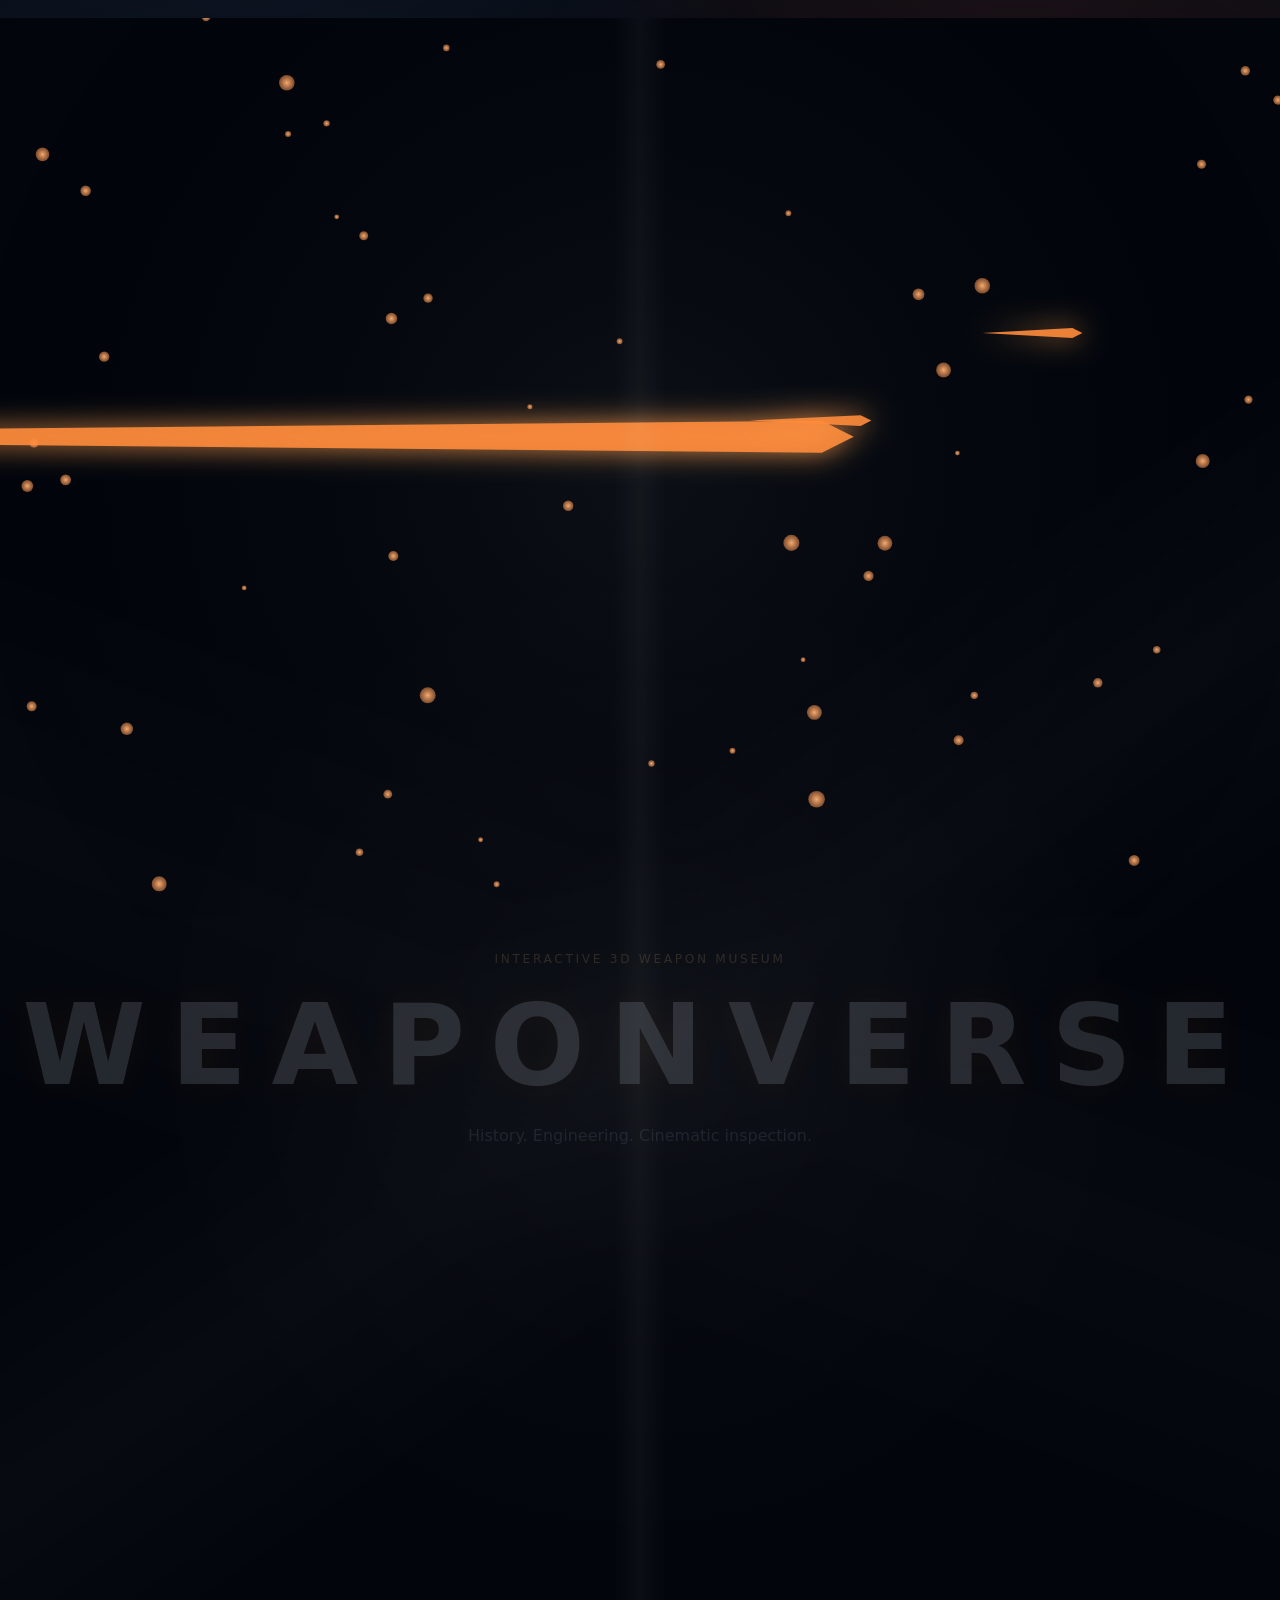
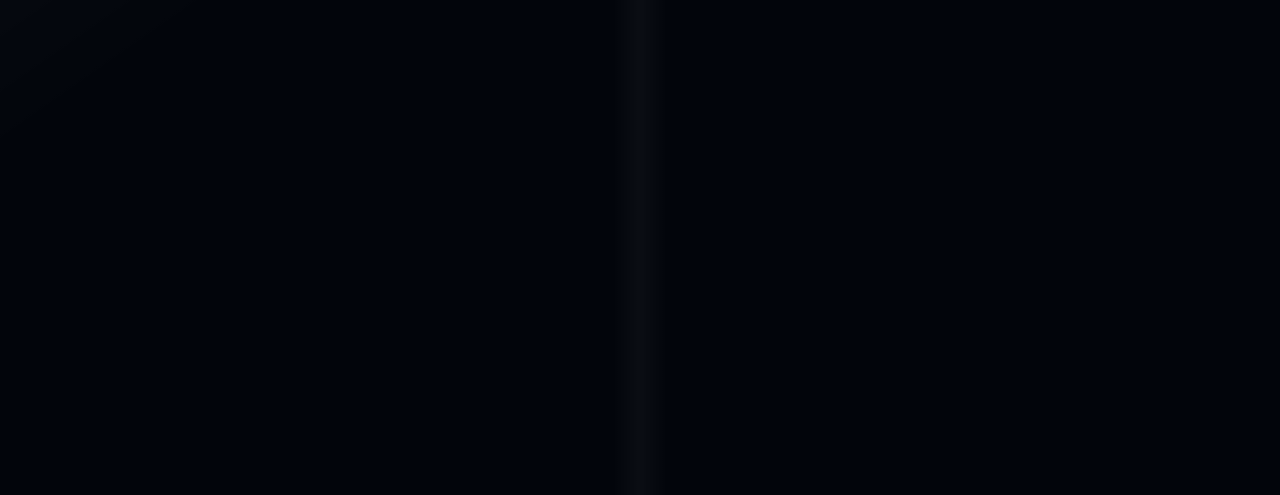
<file: index.html>
<!DOCTYPE html>
<html lang="en">
  <head>
    <meta charset="UTF-8" />
    <meta name="viewport" content="width=device-width, initial-scale=1.0" />
    <title>WeaponVerse — Futuristic 3D Weapon Museum</title>
    <meta name="description" content="WeaponVerse — futuristic interactive 3D weapon museum." />
    <link rel="icon" type="image/svg+xml" href="assets/icons/favicon.svg" />
    <link rel="stylesheet" href="assets/css/base.css" />
    <link rel="stylesheet" href="assets/css/components.css" />
    <link rel="stylesheet" href="assets/css/pages.css" />
    <script type="importmap">
      {
        "imports": {
          "three": "./assets/js/vendor/three/three.module.js",
          "gsap": "./assets/js/vendor/gsap/gsap.js"
        }
      }
    </script>
  </head>
  <body data-page="home">
    <div class="site-shell">
      <div class="mouse-spotlight"></div>
      <canvas class="atmosphere-canvas" aria-hidden="true"></canvas>
      <div class="smoke-layer smoke-layer--one"></div>
      <div class="smoke-layer smoke-layer--two"></div>
      <div class="embers"></div>
      <div class="page-transition"></div>
        <header class="site-header">
          <a class="brand" href="index.html"><span class="brand__mark"></span><span>WEAPONVERSE</span></a>
          <nav class="main-nav">
            <a href="index.html" data-nav="home">Home</a>
            <a href="categories.html" data-nav="categories">Categories</a>
            <a href="timeline.html" data-nav="timeline">Timeline</a>
            <a href="gallery.html" data-nav="gallery">Gallery</a>
            <a href="about.html" data-nav="about">About</a>
          </nav>
          <button class="nav-toggle" aria-label="Toggle navigation">☰</button>
        </header>

      <div class="intro-overlay" id="introOverlay">
        <canvas id="introCanvas"></canvas>
        <div class="intro-cracks"></div>
        <div class="intro-flash"></div>
        <div class="intro-logo-wrap">
          <p class="eyebrow">Interactive 3D Weapon Museum</p>
          <h1 class="intro-logo">WEAPONVERSE</h1>
          <p class="intro-subtitle">History. Engineering. Cinematic inspection.</p>
        </div>
      </div>
      <main>
        <section class="hero hero--home">
          <div class="hero__copy">
            <p class="eyebrow">Premium Interactive Museum</p>
            <h1>Explore iconic weapons through a cinematic 3D archive.</h1>
            <p class="lead">A production-quality showcase inspired by Apple product storytelling, Tesla configurators, and AAA weapon inspection experiences.</p>
            <div class="hero__actions">
              <a class="btn btn--primary" href="categories.html">Enter the museum</a>
              <a class="btn btn--ghost" href="weapon.html?id=ak47">Inspect AK-47</a>
            </div>
            <div class="hero-stats">
              <article class="glass-panel"><strong>31</strong><span>museum entries</span></article>
              <article class="glass-panel"><strong>6</strong><span>weapon classes</span></article>
              <article class="glass-panel"><strong>3D</strong><span>interactive inspection</span></article>
            </div>
          </div>
          <div class="hero__visual glass-panel">
            <div class="viewer-frame viewer-frame--hero" data-weapon-viewer data-weapon="hk416"></div>
            <div class="hero__badge glass-panel">HDR reflections • bloom • orbit inspection</div>
          </div>
        </section>
        <section class="section section--featured">
          <div class="section-heading">
            <p class="eyebrow">Curated Wings</p>
            <h2>Navigate the museum by category.</h2>
          </div>
          <div class="category-grid" id="homeCategoryGrid"></div>
        </section>
        <section class="section section--split">
          <div class="glass-panel manifesto">
            <p class="eyebrow">Design Language</p>
            <h2>Designed as an educational showcase, not a game.</h2>
            <p>WeaponVerse focuses on mechanical design, historical context, and cinematic presentation. Every transition, highlight, and callout is built to encourage inspection and learning.</p>
          </div>
          <div class="glass-panel museum-highlights" id="museumHighlights"></div>
        </section>
      </main>

      <footer class="site-footer">
        <p>WeaponVerse — an educational and historical interactive museum experience.</p>
        <p>Use locally with freely licensed assets only.</p>
      </footer>
    </div>
    <script type="module" src="assets/js/pages/home.js"></script>
  </body>
</html>
</file>
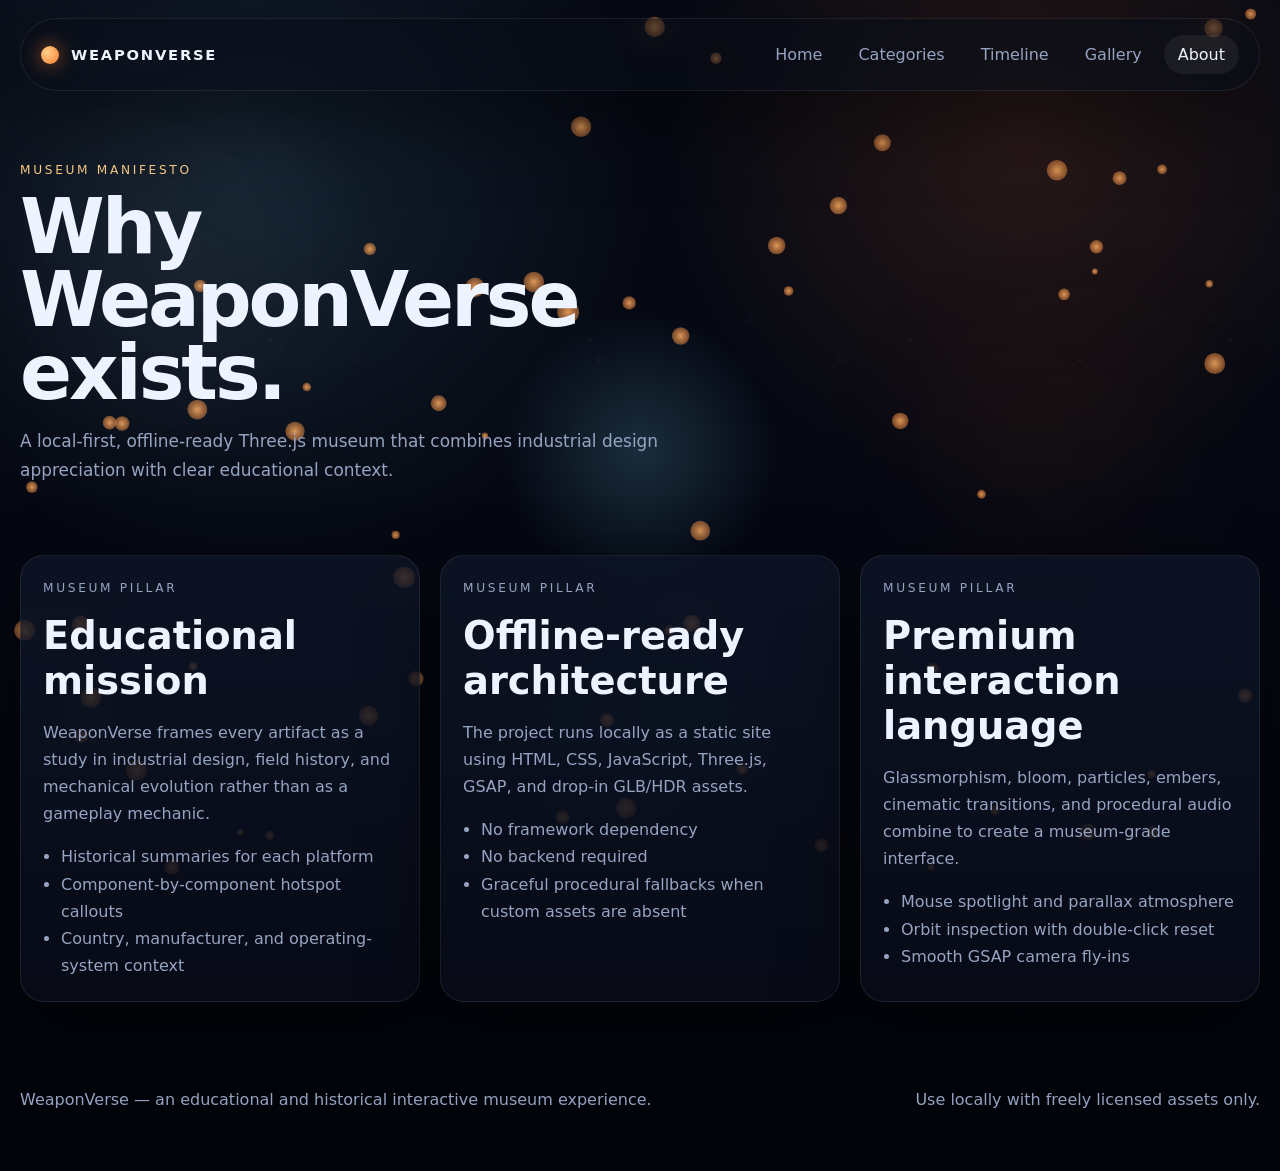
<file: about.html>
<!DOCTYPE html>
<html lang="en">
  <head>
    <meta charset="UTF-8" />
    <meta name="viewport" content="width=device-width, initial-scale=1.0" />
    <title>WeaponVerse — About</title>
    <meta name="description" content="WeaponVerse — futuristic interactive 3D weapon museum." />
    <link rel="icon" type="image/svg+xml" href="assets/icons/favicon.svg" />
    <link rel="stylesheet" href="assets/css/base.css" />
    <link rel="stylesheet" href="assets/css/components.css" />
    <link rel="stylesheet" href="assets/css/pages.css" />
    <script type="importmap">
      {
        "imports": {
          "three": "./assets/js/vendor/three/three.module.js",
          "gsap": "./assets/js/vendor/gsap/gsap.js"
        }
      }
    </script>
  </head>
  <body data-page="about">
    <div class="site-shell">
      <div class="mouse-spotlight"></div>
      <canvas class="atmosphere-canvas" aria-hidden="true"></canvas>
      <div class="smoke-layer smoke-layer--one"></div>
      <div class="smoke-layer smoke-layer--two"></div>
      <div class="embers"></div>
      <div class="page-transition"></div>
        <header class="site-header">
          <a class="brand" href="index.html"><span class="brand__mark"></span><span>WEAPONVERSE</span></a>
          <nav class="main-nav">
            <a href="index.html" data-nav="home">Home</a>
            <a href="categories.html" data-nav="categories">Categories</a>
            <a href="timeline.html" data-nav="timeline">Timeline</a>
            <a href="gallery.html" data-nav="gallery">Gallery</a>
            <a href="about.html" data-nav="about">About</a>
          </nav>
          <button class="nav-toggle" aria-label="Toggle navigation">☰</button>
        </header>

      <main>
        <section class="hero hero--subpage">
          <div>
            <p class="eyebrow">Museum Manifesto</p>
            <h1>Why WeaponVerse exists.</h1>
            <p class="lead">A local-first, offline-ready Three.js museum that combines industrial design appreciation with clear educational context.</p>
          </div>
        </section>
        <section class="section about-grid" id="aboutGrid"></section>
      </main>

      <footer class="site-footer">
        <p>WeaponVerse — an educational and historical interactive museum experience.</p>
        <p>Use locally with freely licensed assets only.</p>
      </footer>
    </div>
    <script type="module" src="assets/js/pages/about.js"></script>
  </body>
</html>
</file>
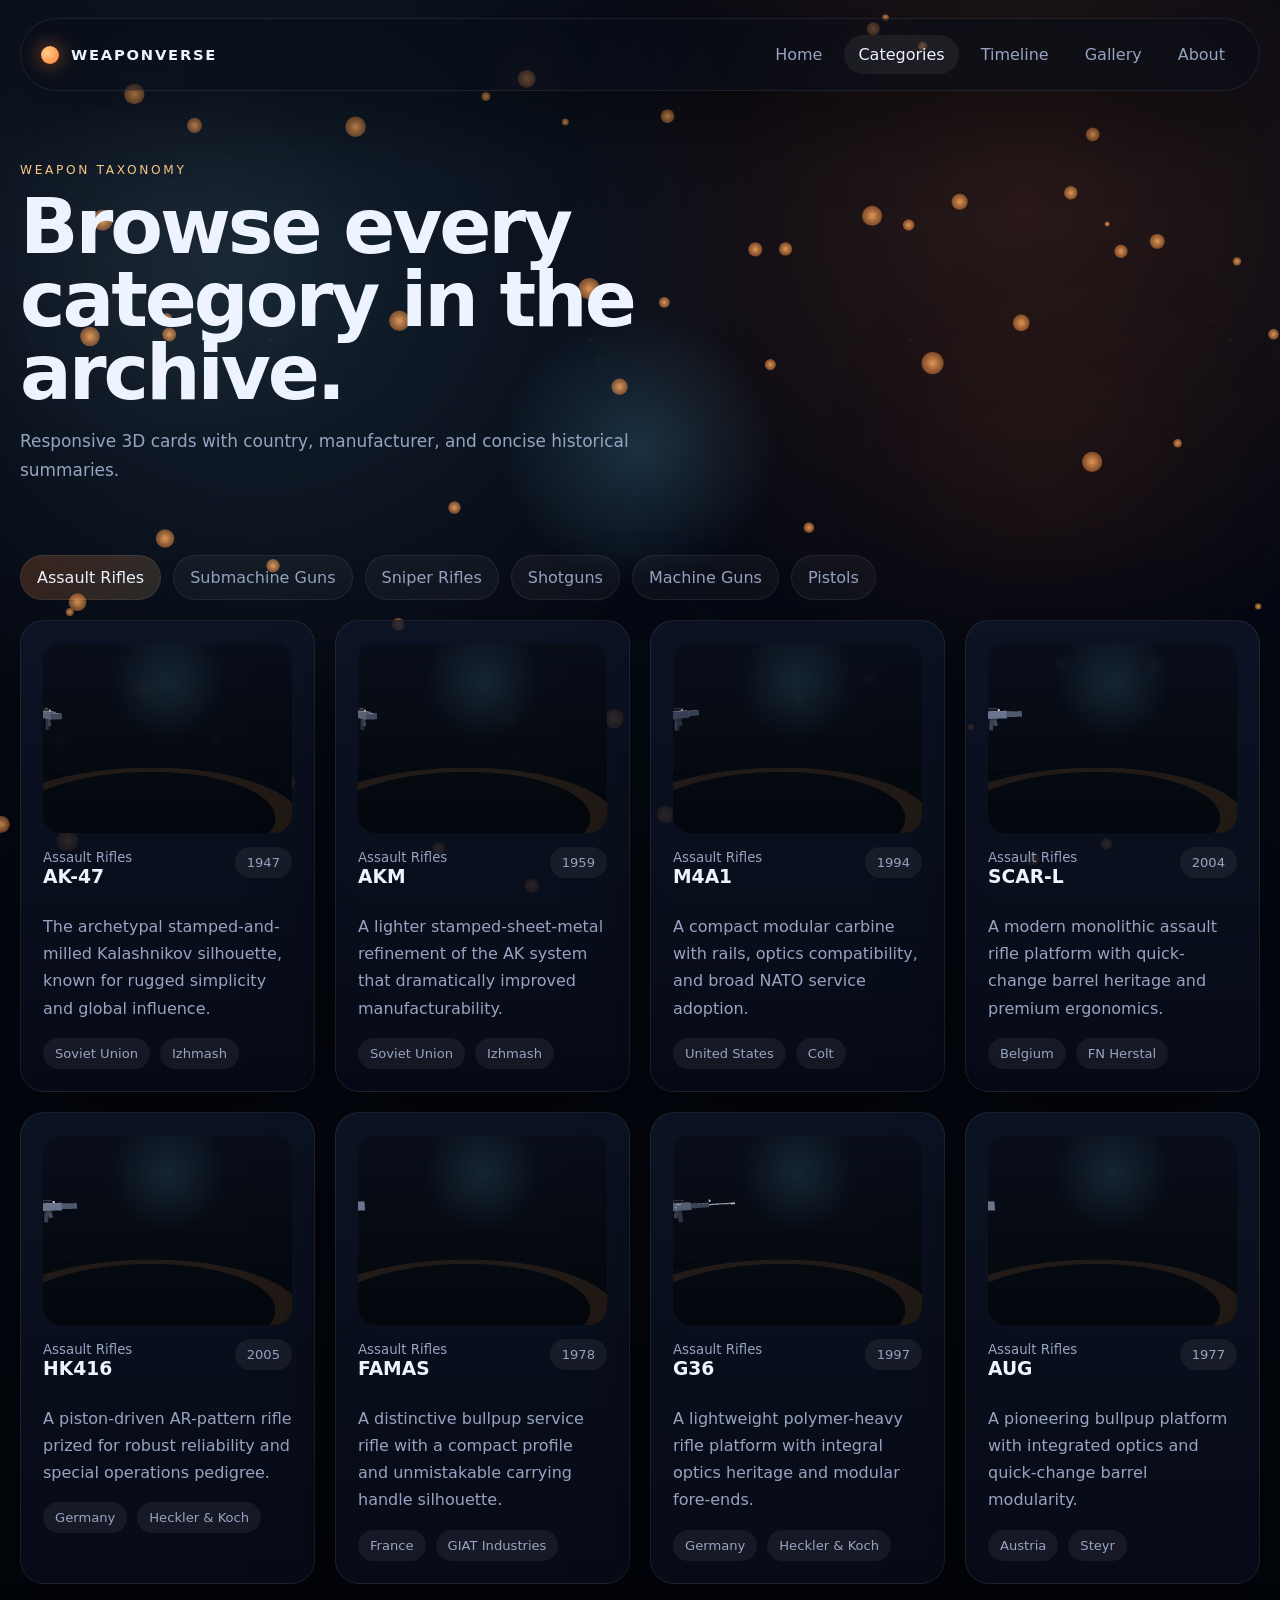
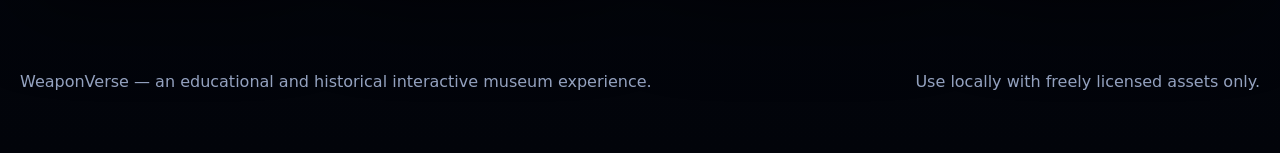
<file: categories.html>
<!DOCTYPE html>
<html lang="en">
  <head>
    <meta charset="UTF-8" />
    <meta name="viewport" content="width=device-width, initial-scale=1.0" />
    <title>WeaponVerse — Categories</title>
    <meta name="description" content="WeaponVerse — futuristic interactive 3D weapon museum." />
    <link rel="icon" type="image/svg+xml" href="assets/icons/favicon.svg" />
    <link rel="stylesheet" href="assets/css/base.css" />
    <link rel="stylesheet" href="assets/css/components.css" />
    <link rel="stylesheet" href="assets/css/pages.css" />
    <script type="importmap">
      {
        "imports": {
          "three": "./assets/js/vendor/three/three.module.js",
          "gsap": "./assets/js/vendor/gsap/gsap.js"
        }
      }
    </script>
  </head>
  <body data-page="categories">
    <div class="site-shell">
      <div class="mouse-spotlight"></div>
      <canvas class="atmosphere-canvas" aria-hidden="true"></canvas>
      <div class="smoke-layer smoke-layer--one"></div>
      <div class="smoke-layer smoke-layer--two"></div>
      <div class="embers"></div>
      <div class="page-transition"></div>
        <header class="site-header">
          <a class="brand" href="index.html"><span class="brand__mark"></span><span>WEAPONVERSE</span></a>
          <nav class="main-nav">
            <a href="index.html" data-nav="home">Home</a>
            <a href="categories.html" data-nav="categories">Categories</a>
            <a href="timeline.html" data-nav="timeline">Timeline</a>
            <a href="gallery.html" data-nav="gallery">Gallery</a>
            <a href="about.html" data-nav="about">About</a>
          </nav>
          <button class="nav-toggle" aria-label="Toggle navigation">☰</button>
        </header>

      <main>
        <section class="hero hero--subpage">
          <div>
            <p class="eyebrow">Weapon Taxonomy</p>
            <h1>Browse every category in the archive.</h1>
            <p class="lead">Responsive 3D cards with country, manufacturer, and concise historical summaries.</p>
          </div>
        </section>
        <section class="section">
          <div class="category-filter" id="categoryFilter"></div>
          <div class="weapon-grid" id="weaponGrid"></div>
        </section>
      </main>

      <footer class="site-footer">
        <p>WeaponVerse — an educational and historical interactive museum experience.</p>
        <p>Use locally with freely licensed assets only.</p>
      </footer>
    </div>
    <script type="module" src="assets/js/pages/categories.js"></script>
  </body>
</html>
</file>
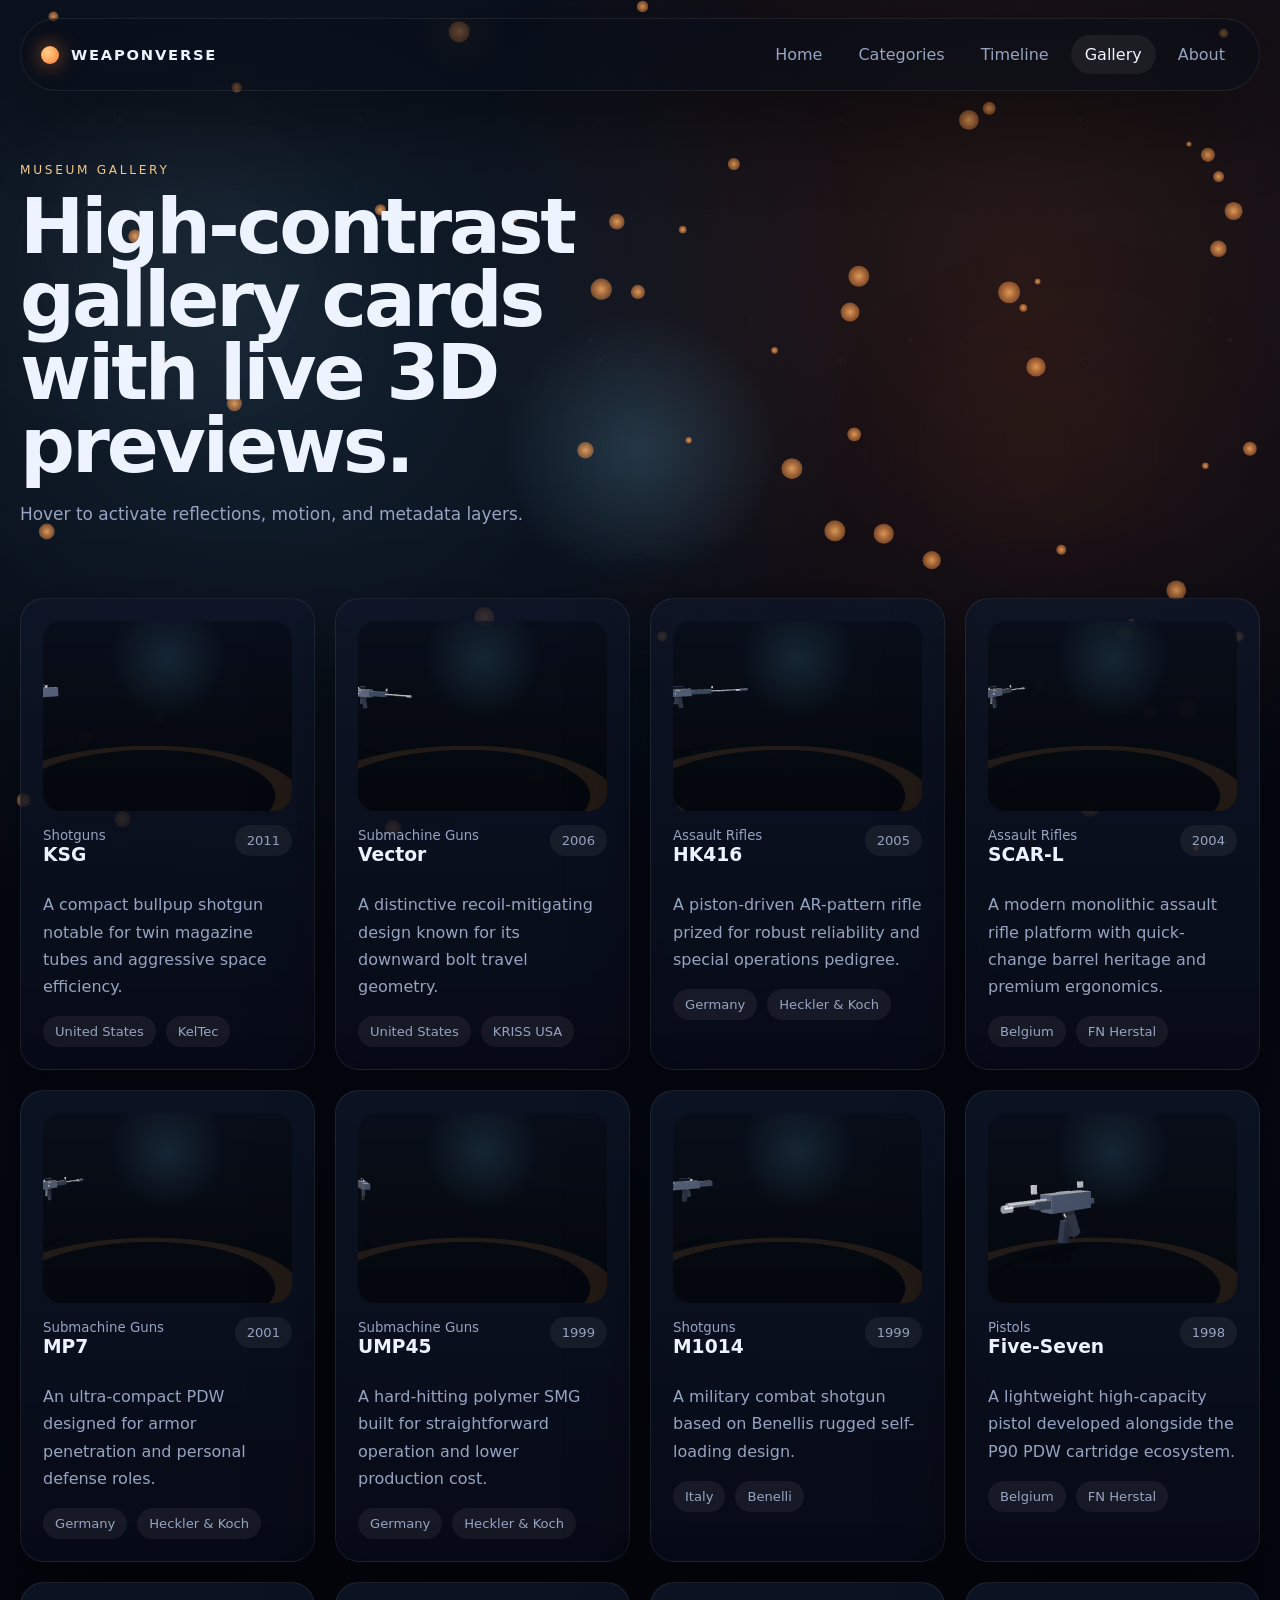
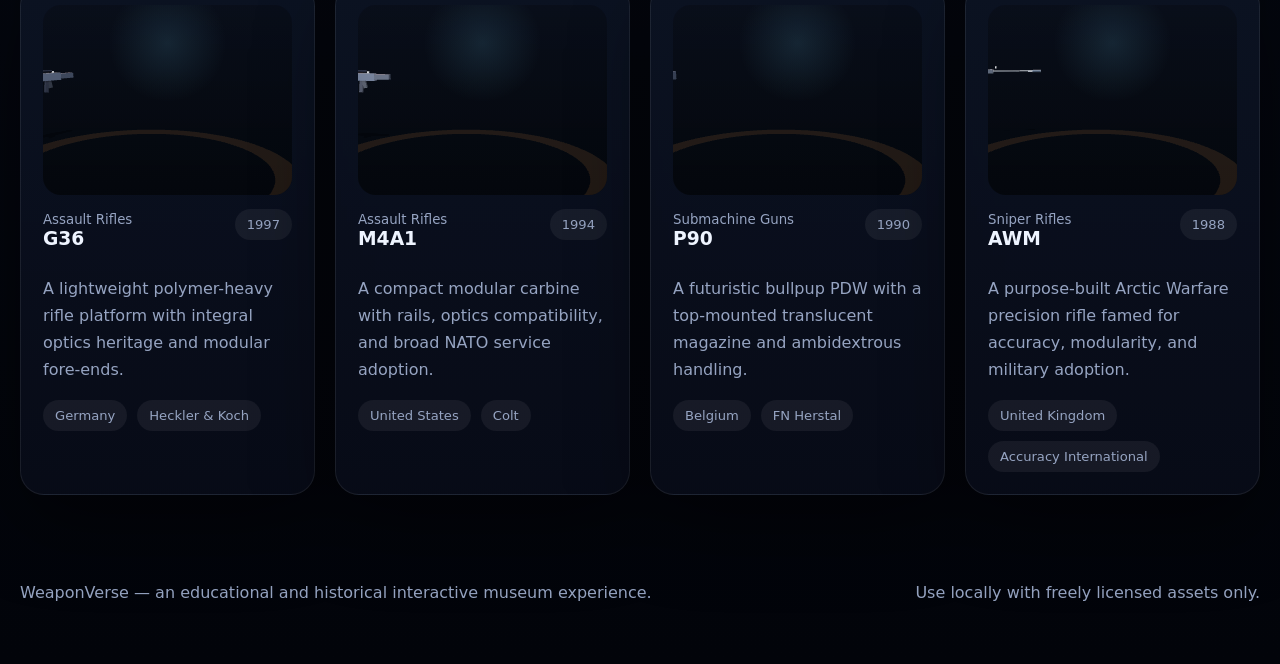
<file: gallery.html>
<!DOCTYPE html>
<html lang="en">
  <head>
    <meta charset="UTF-8" />
    <meta name="viewport" content="width=device-width, initial-scale=1.0" />
    <title>WeaponVerse — Gallery</title>
    <meta name="description" content="WeaponVerse — futuristic interactive 3D weapon museum." />
    <link rel="icon" type="image/svg+xml" href="assets/icons/favicon.svg" />
    <link rel="stylesheet" href="assets/css/base.css" />
    <link rel="stylesheet" href="assets/css/components.css" />
    <link rel="stylesheet" href="assets/css/pages.css" />
    <script type="importmap">
      {
        "imports": {
          "three": "./assets/js/vendor/three/three.module.js",
          "gsap": "./assets/js/vendor/gsap/gsap.js"
        }
      }
    </script>
  </head>
  <body data-page="gallery">
    <div class="site-shell">
      <div class="mouse-spotlight"></div>
      <canvas class="atmosphere-canvas" aria-hidden="true"></canvas>
      <div class="smoke-layer smoke-layer--one"></div>
      <div class="smoke-layer smoke-layer--two"></div>
      <div class="embers"></div>
      <div class="page-transition"></div>
        <header class="site-header">
          <a class="brand" href="index.html"><span class="brand__mark"></span><span>WEAPONVERSE</span></a>
          <nav class="main-nav">
            <a href="index.html" data-nav="home">Home</a>
            <a href="categories.html" data-nav="categories">Categories</a>
            <a href="timeline.html" data-nav="timeline">Timeline</a>
            <a href="gallery.html" data-nav="gallery">Gallery</a>
            <a href="about.html" data-nav="about">About</a>
          </nav>
          <button class="nav-toggle" aria-label="Toggle navigation">☰</button>
        </header>

      <main>
        <section class="hero hero--subpage">
          <div>
            <p class="eyebrow">Museum Gallery</p>
            <h1>High-contrast gallery cards with live 3D previews.</h1>
            <p class="lead">Hover to activate reflections, motion, and metadata layers.</p>
          </div>
        </section>
        <section class="section">
          <div class="gallery-grid" id="galleryGrid"></div>
        </section>
      </main>

      <footer class="site-footer">
        <p>WeaponVerse — an educational and historical interactive museum experience.</p>
        <p>Use locally with freely licensed assets only.</p>
      </footer>
    </div>
    <script type="module" src="assets/js/pages/gallery.js"></script>
  </body>
</html>
</file>
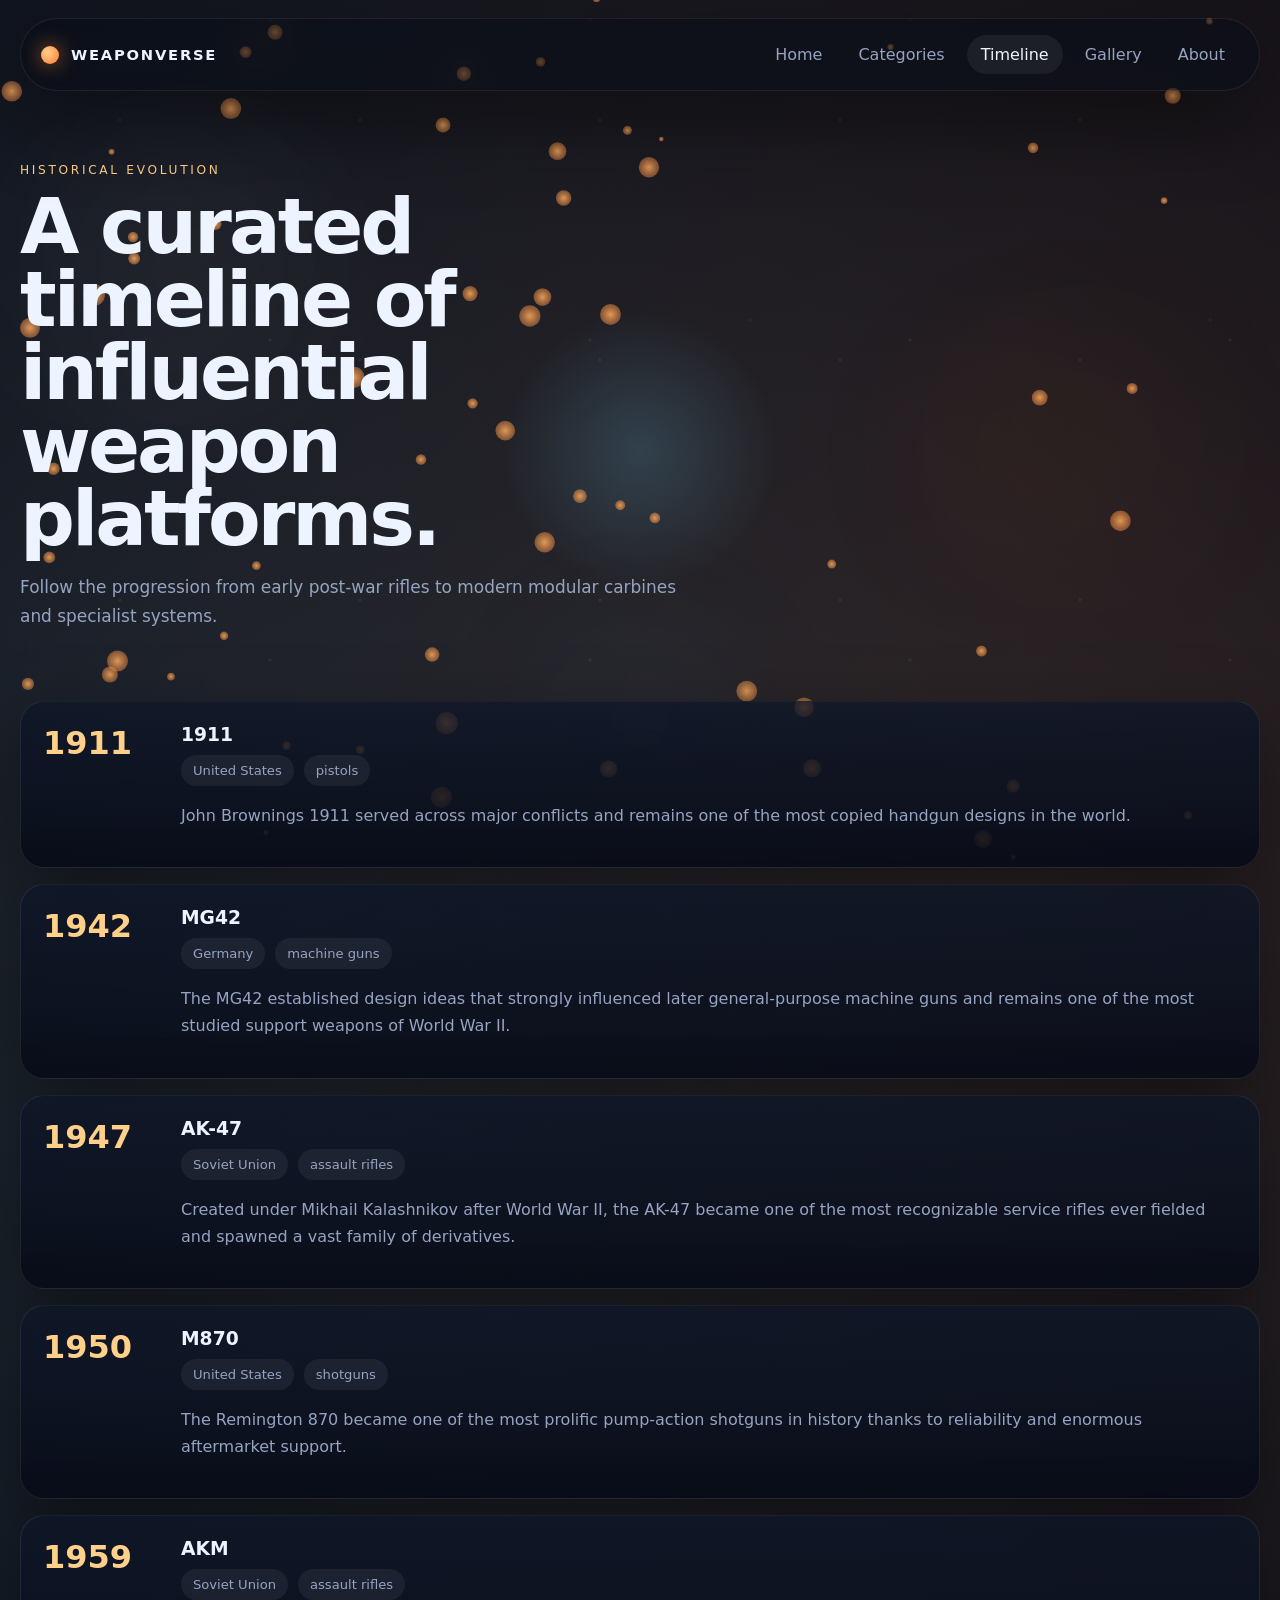
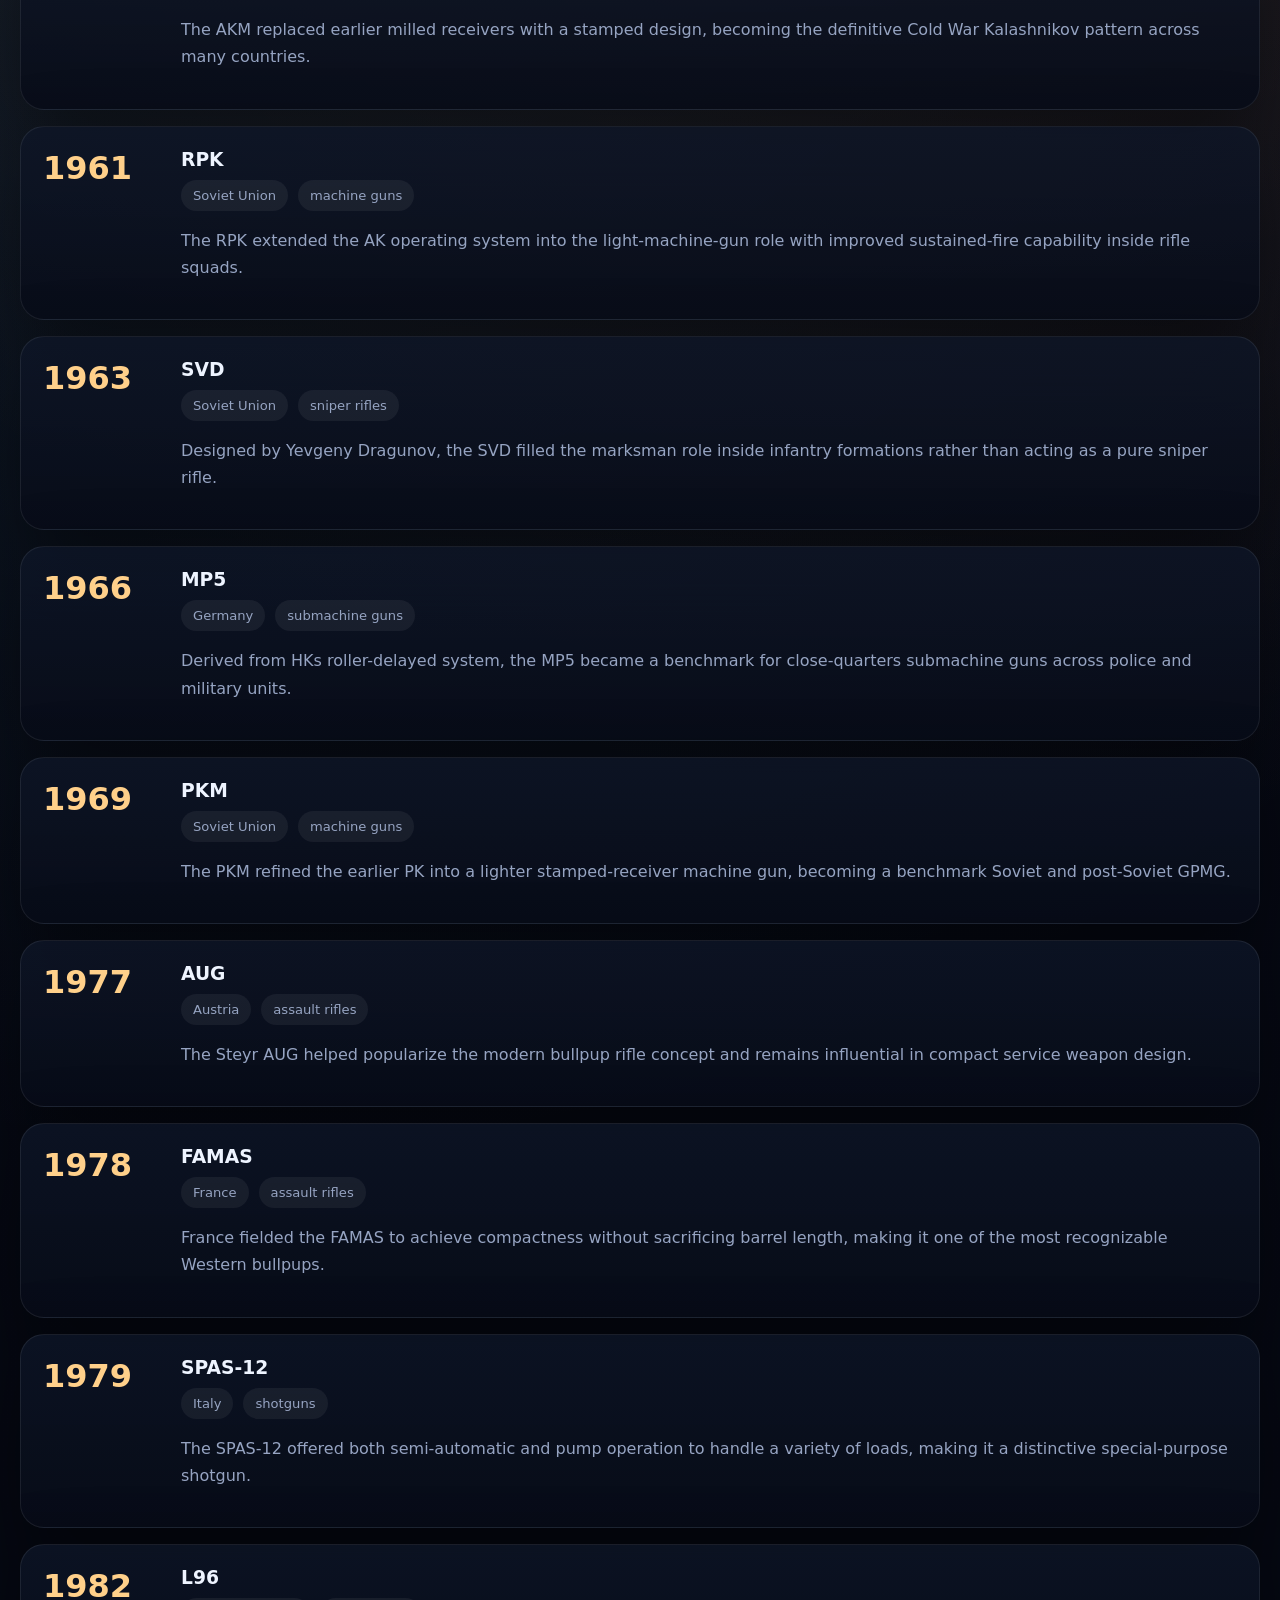
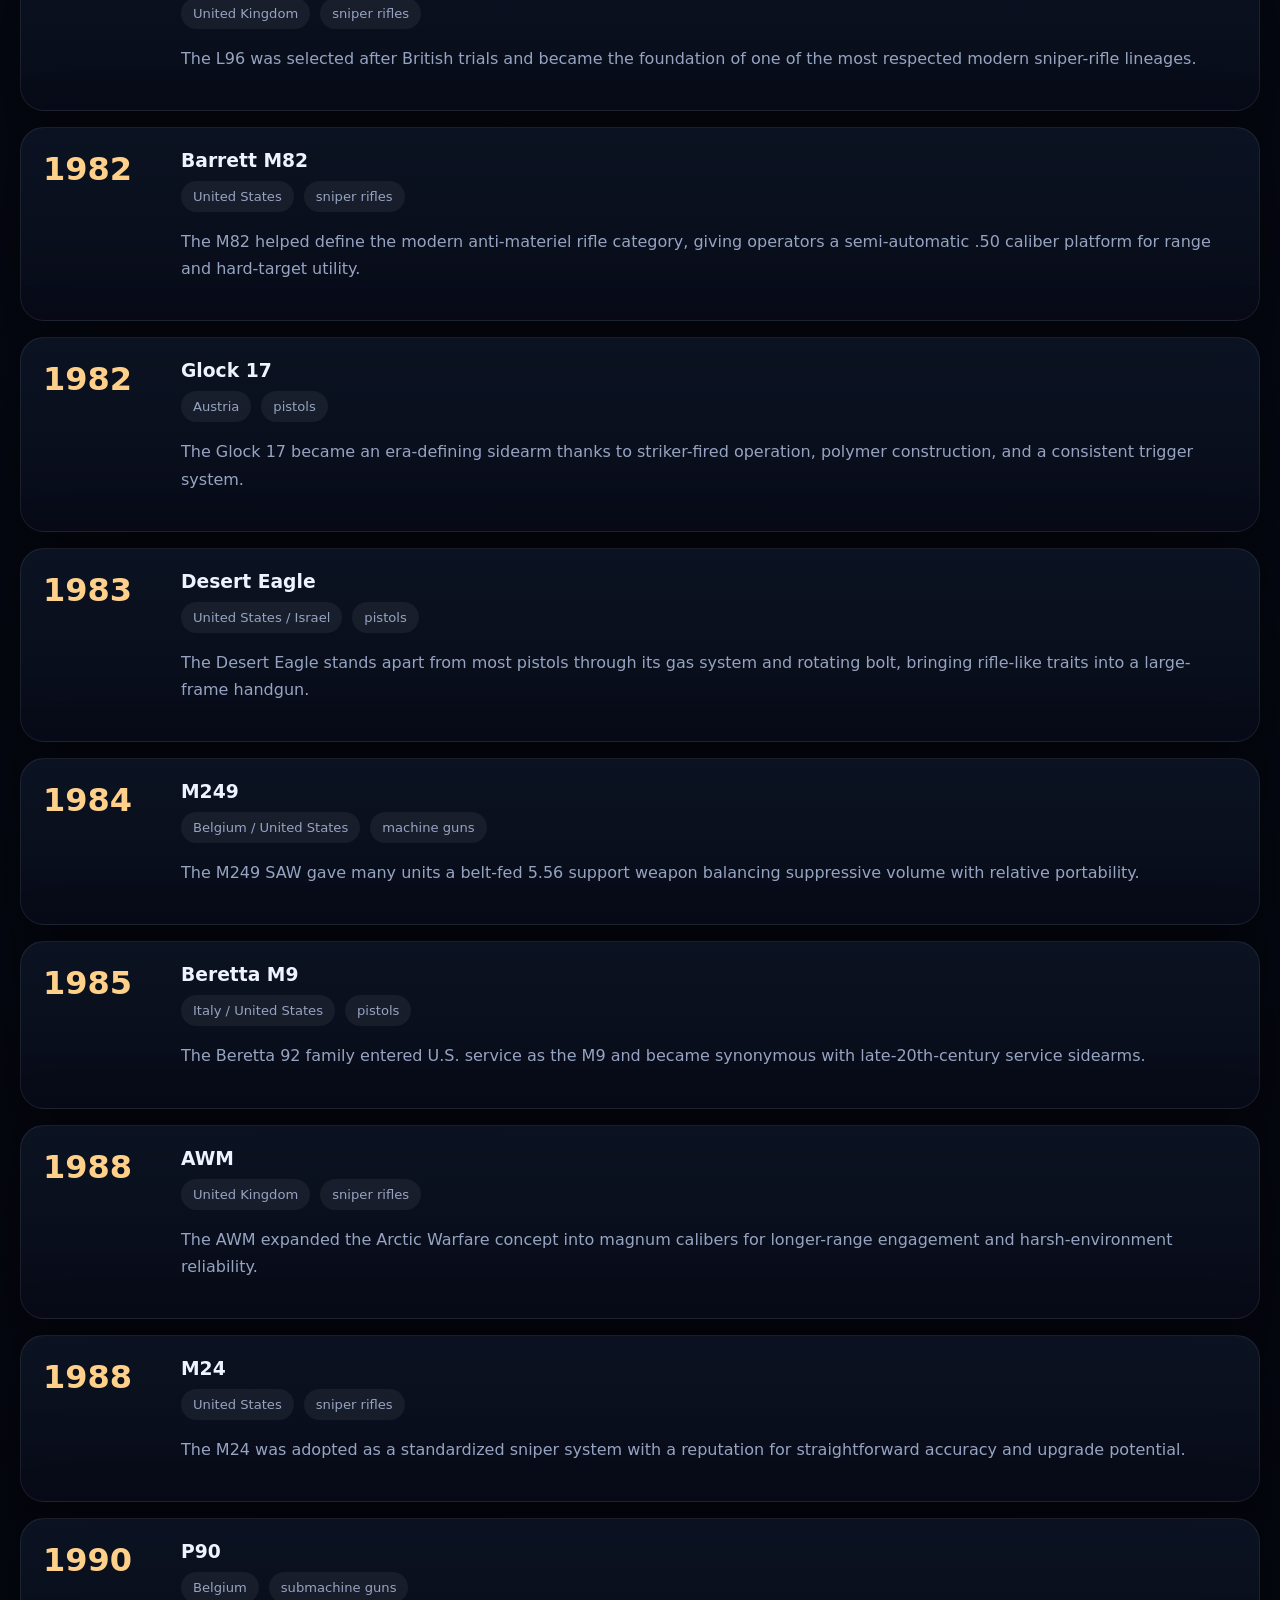
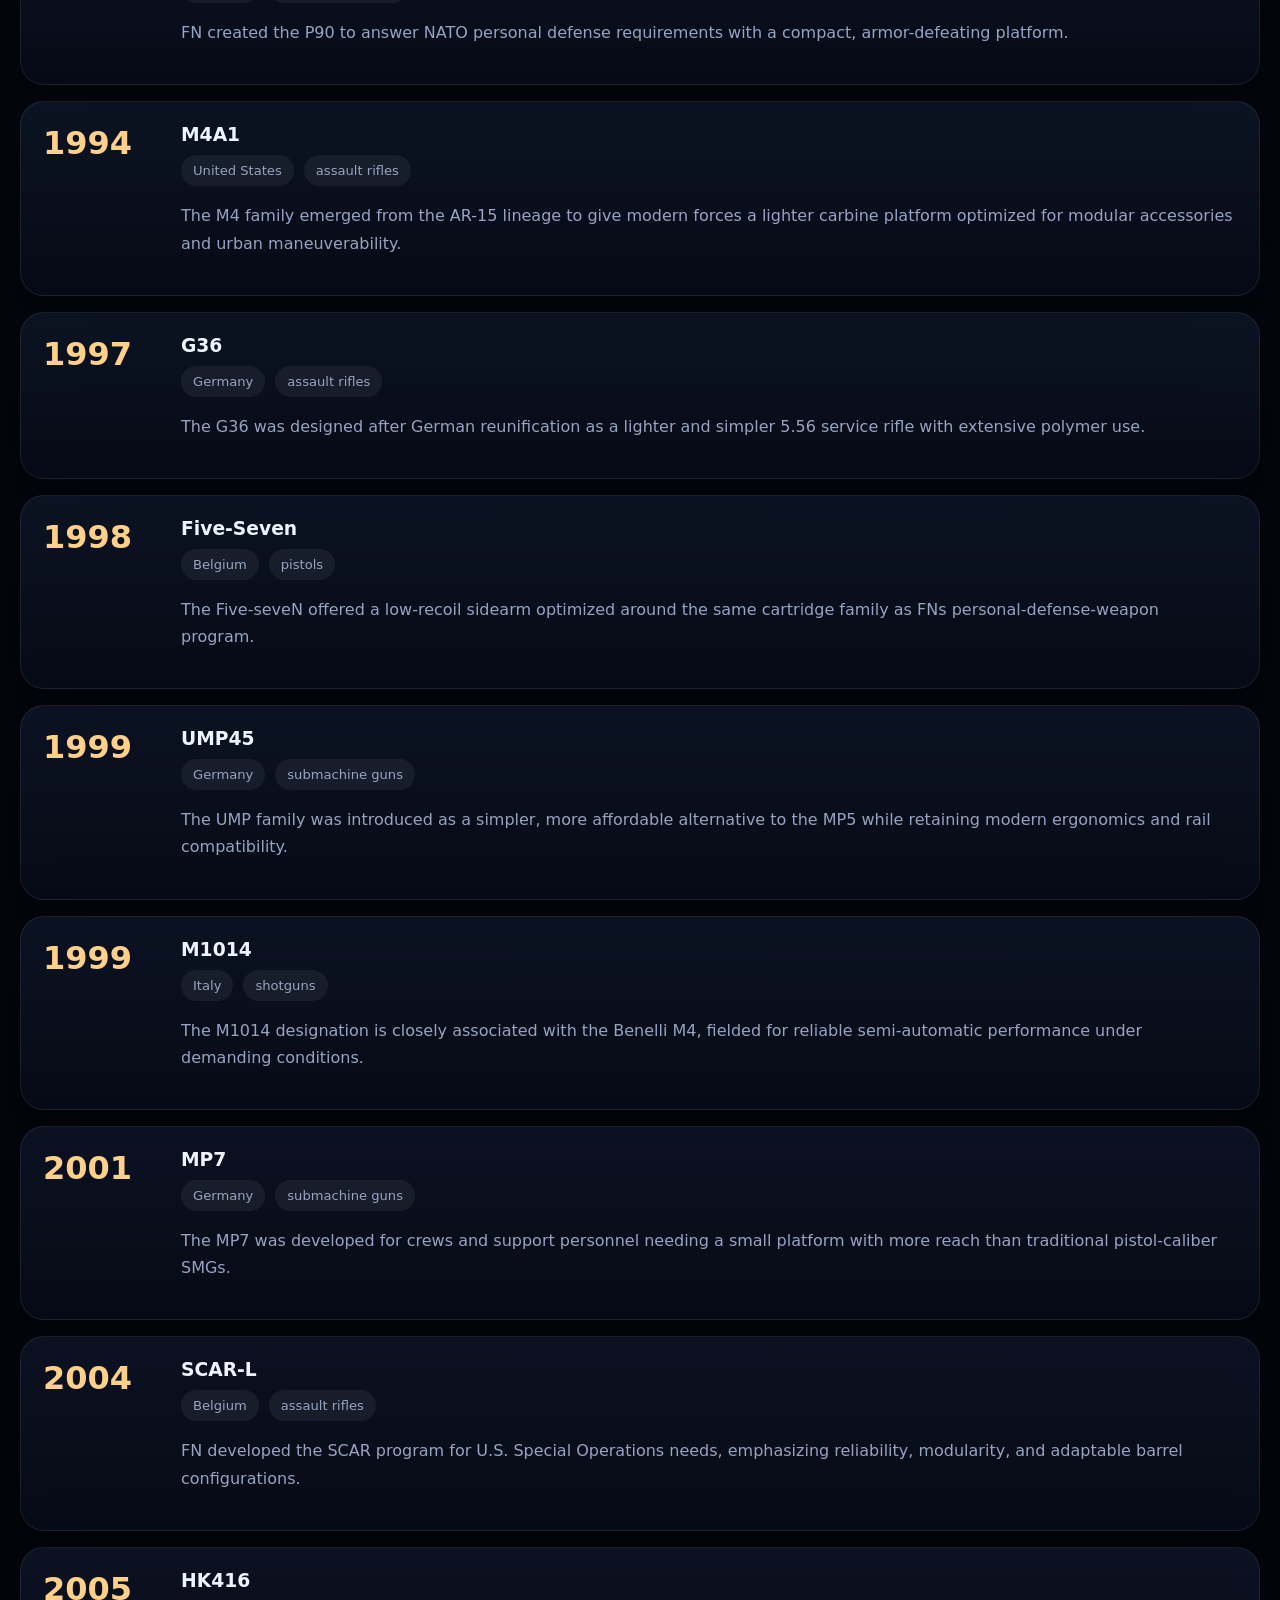
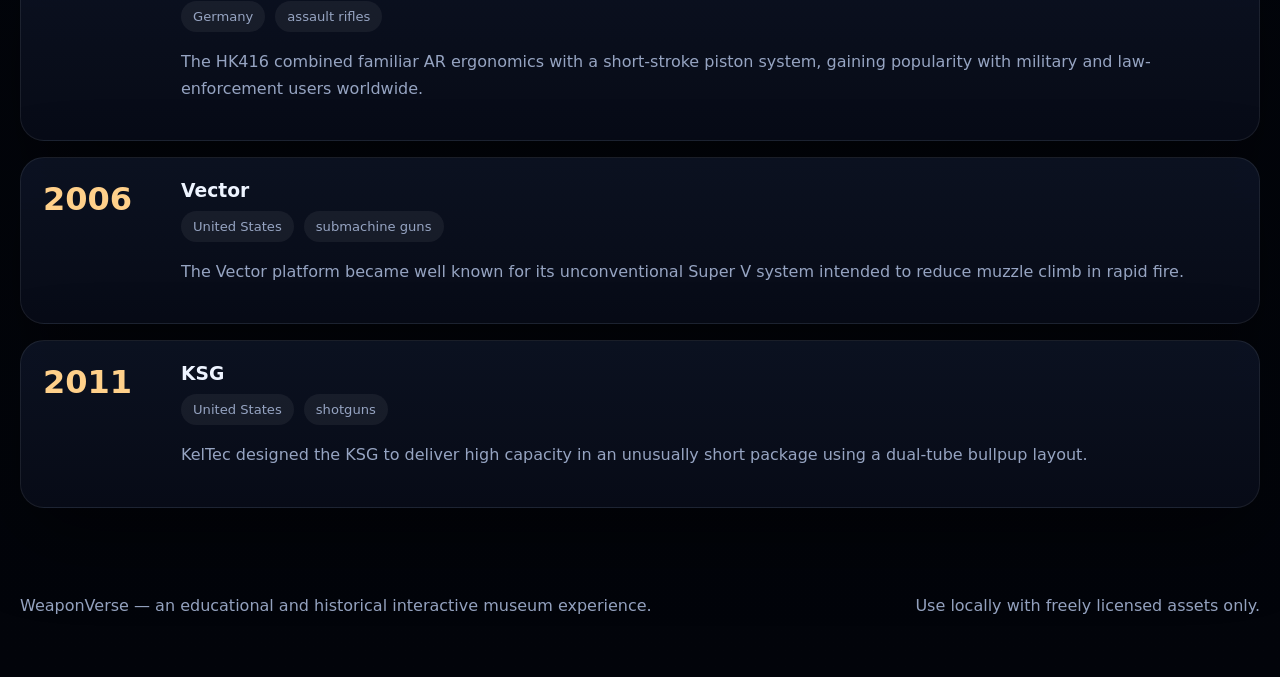
<file: timeline.html>
<!DOCTYPE html>
<html lang="en">
  <head>
    <meta charset="UTF-8" />
    <meta name="viewport" content="width=device-width, initial-scale=1.0" />
    <title>WeaponVerse — Timeline</title>
    <meta name="description" content="WeaponVerse — futuristic interactive 3D weapon museum." />
    <link rel="icon" type="image/svg+xml" href="assets/icons/favicon.svg" />
    <link rel="stylesheet" href="assets/css/base.css" />
    <link rel="stylesheet" href="assets/css/components.css" />
    <link rel="stylesheet" href="assets/css/pages.css" />
    <script type="importmap">
      {
        "imports": {
          "three": "./assets/js/vendor/three/three.module.js",
          "gsap": "./assets/js/vendor/gsap/gsap.js"
        }
      }
    </script>
  </head>
  <body data-page="timeline">
    <div class="site-shell">
      <div class="mouse-spotlight"></div>
      <canvas class="atmosphere-canvas" aria-hidden="true"></canvas>
      <div class="smoke-layer smoke-layer--one"></div>
      <div class="smoke-layer smoke-layer--two"></div>
      <div class="embers"></div>
      <div class="page-transition"></div>
        <header class="site-header">
          <a class="brand" href="index.html"><span class="brand__mark"></span><span>WEAPONVERSE</span></a>
          <nav class="main-nav">
            <a href="index.html" data-nav="home">Home</a>
            <a href="categories.html" data-nav="categories">Categories</a>
            <a href="timeline.html" data-nav="timeline">Timeline</a>
            <a href="gallery.html" data-nav="gallery">Gallery</a>
            <a href="about.html" data-nav="about">About</a>
          </nav>
          <button class="nav-toggle" aria-label="Toggle navigation">☰</button>
        </header>

      <main>
        <section class="hero hero--subpage">
          <div>
            <p class="eyebrow">Historical Evolution</p>
            <h1>A curated timeline of influential weapon platforms.</h1>
            <p class="lead">Follow the progression from early post-war rifles to modern modular carbines and specialist systems.</p>
          </div>
        </section>
        <section class="section">
          <div class="timeline-list" id="timelineList"></div>
        </section>
      </main>

      <footer class="site-footer">
        <p>WeaponVerse — an educational and historical interactive museum experience.</p>
        <p>Use locally with freely licensed assets only.</p>
      </footer>
    </div>
    <script type="module" src="assets/js/pages/timeline.js"></script>
  </body>
</html>
</file>
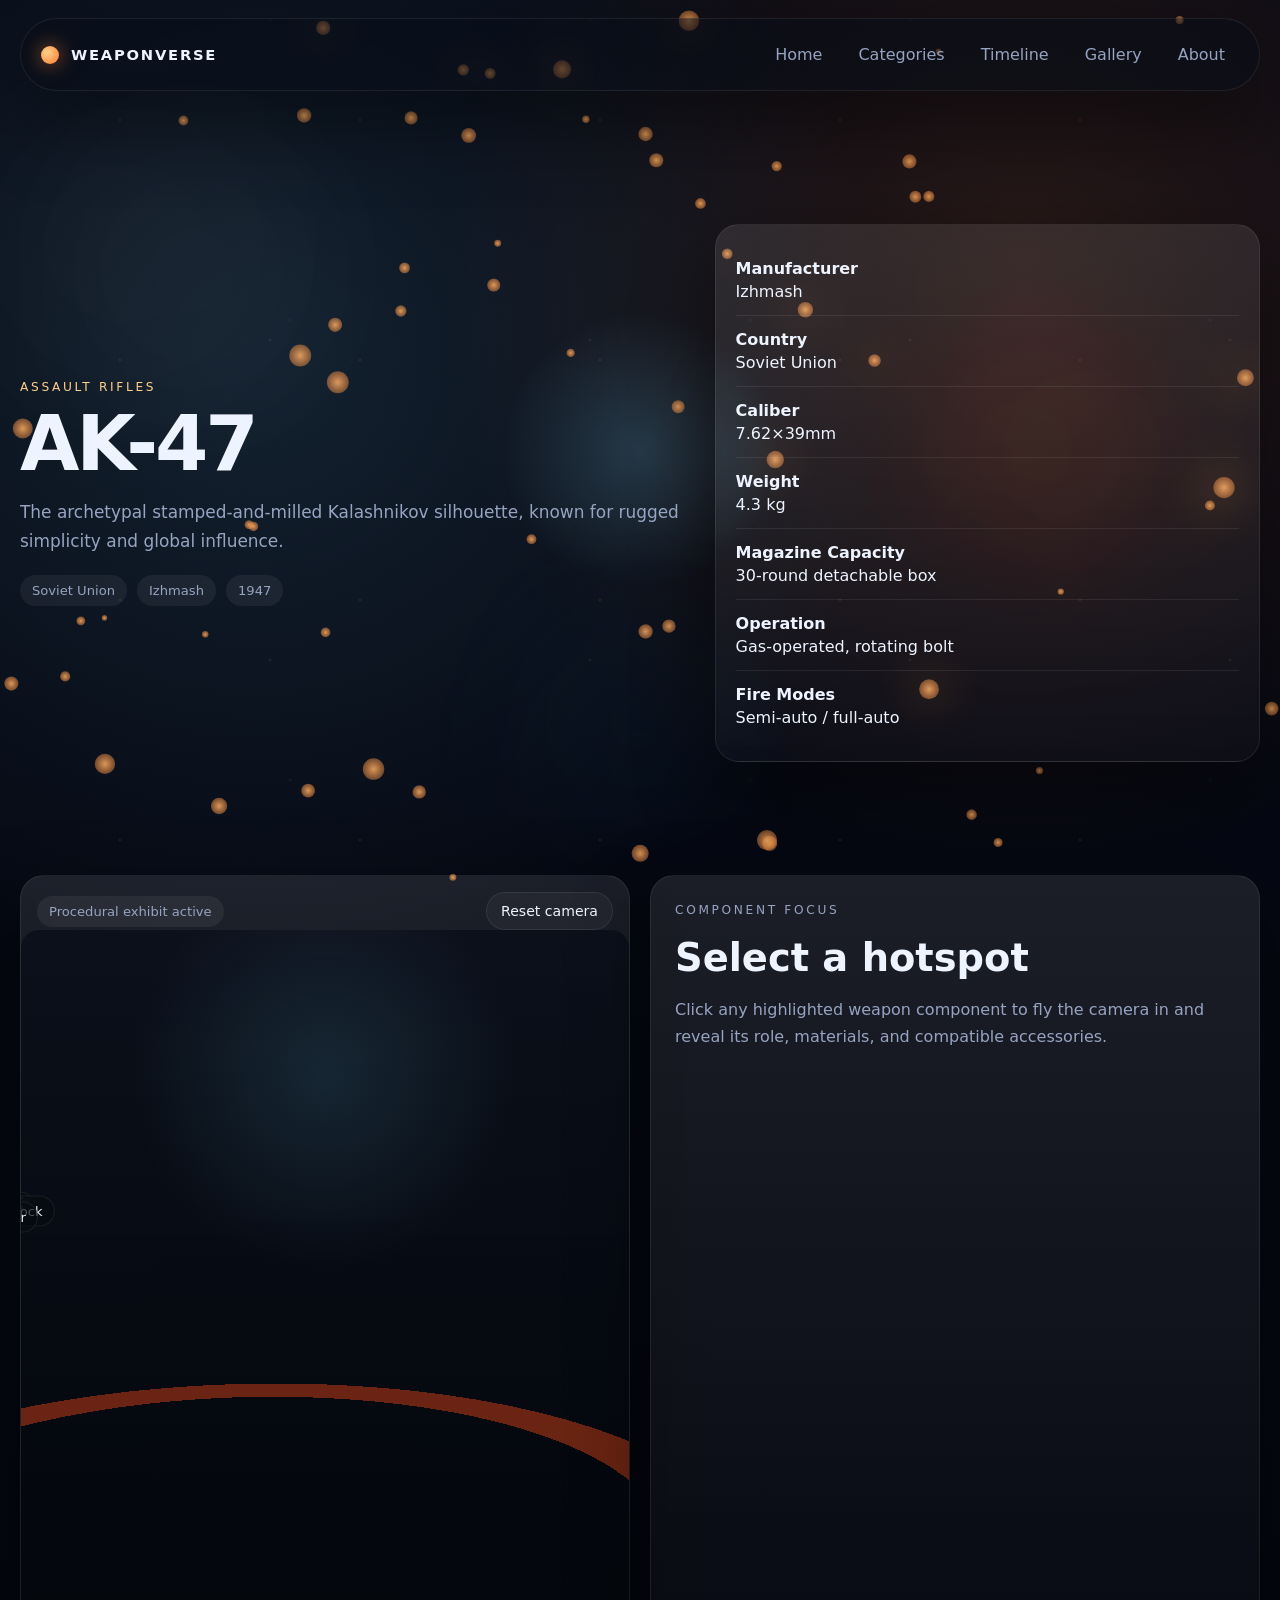
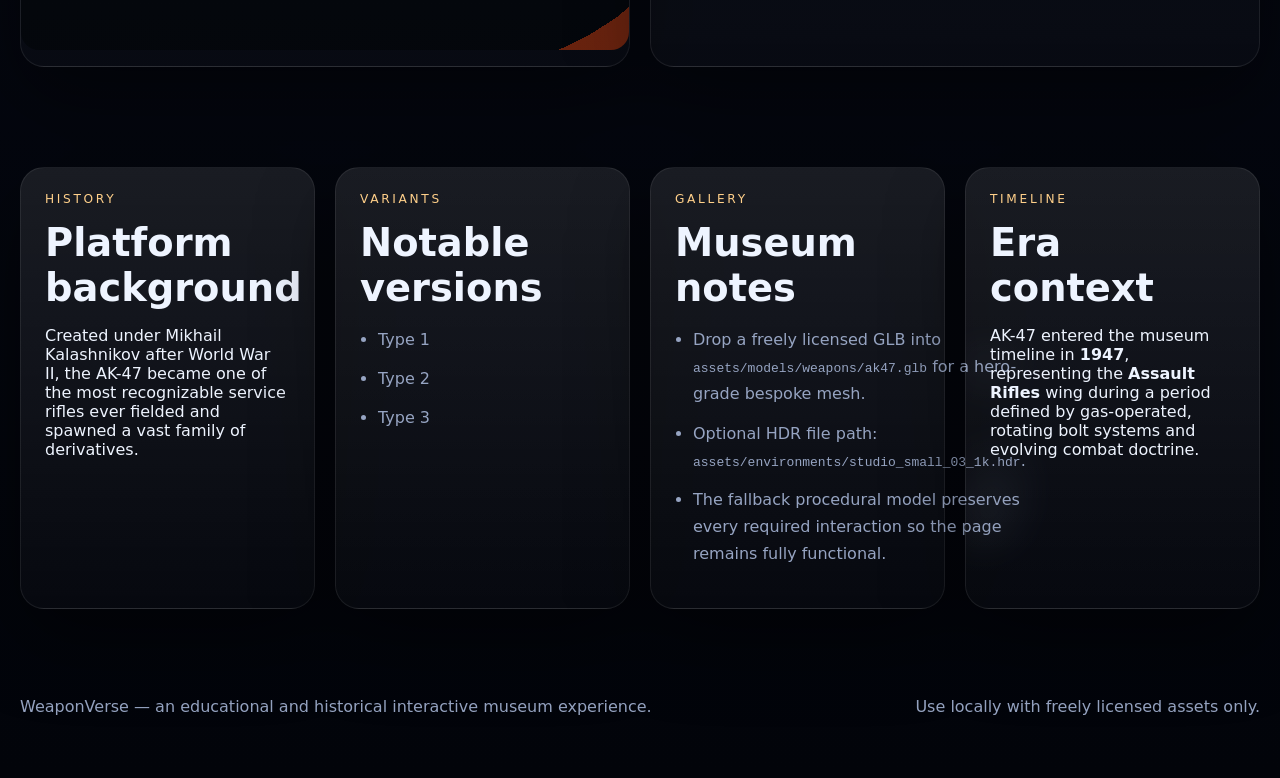
<file: weapon.html>
<!DOCTYPE html>
<html lang="en">
  <head>
    <meta charset="UTF-8" />
    <meta name="viewport" content="width=device-width, initial-scale=1.0" />
    <title>WeaponVerse — Weapon Detail</title>
    <meta name="description" content="WeaponVerse — futuristic interactive 3D weapon museum." />
    <link rel="icon" type="image/svg+xml" href="assets/icons/favicon.svg" />
    <link rel="stylesheet" href="assets/css/base.css" />
    <link rel="stylesheet" href="assets/css/components.css" />
    <link rel="stylesheet" href="assets/css/pages.css" />
    <script type="importmap">
      {
        "imports": {
          "three": "./assets/js/vendor/three/three.module.js",
          "gsap": "./assets/js/vendor/gsap/gsap.js"
        }
      }
    </script>
  </head>
  <body data-page="weapon">
    <div class="site-shell">
      <div class="mouse-spotlight"></div>
      <canvas class="atmosphere-canvas" aria-hidden="true"></canvas>
      <div class="smoke-layer smoke-layer--one"></div>
      <div class="smoke-layer smoke-layer--two"></div>
      <div class="embers"></div>
      <div class="page-transition"></div>
        <header class="site-header">
          <a class="brand" href="index.html"><span class="brand__mark"></span><span>WEAPONVERSE</span></a>
          <nav class="main-nav">
            <a href="index.html" data-nav="home">Home</a>
            <a href="categories.html" data-nav="categories">Categories</a>
            <a href="timeline.html" data-nav="timeline">Timeline</a>
            <a href="gallery.html" data-nav="gallery">Gallery</a>
            <a href="about.html" data-nav="about">About</a>
          </nav>
          <button class="nav-toggle" aria-label="Toggle navigation">☰</button>
        </header>

      <main>
        <section class="hero hero--weapon">
          <div class="hero__copy" id="weaponHeroCopy"></div>
          <aside class="spec-rail glass-panel" id="weaponSpecRail"></aside>
        </section>
        <section class="section section--viewer">
          <div class="viewer-layout">
            <div class="viewer-stack glass-panel">
              <div class="viewer-toolbar">
                <span class="status-pill" id="assetStatus">Procedural exhibit active</span>
                <button class="btn btn--ghost btn--small" id="resetCameraBtn" type="button">Reset camera</button>
              </div>
              <div class="viewer-frame viewer-frame--detail" id="weaponViewer"></div>
            </div>
            <aside class="component-panel glass-panel" id="componentPanel">
              <p class="eyebrow">Component Focus</p>
              <h3>Select a hotspot</h3>
              <p>Click any highlighted weapon component to fly the camera in and reveal its role, materials, and compatible accessories.</p>
            </aside>
          </div>
        </section>
        <section class="section detail-grid">
          <article class="glass-panel" id="weaponHistory"></article>
          <article class="glass-panel" id="weaponVariants"></article>
          <article class="glass-panel" id="weaponGallery"></article>
          <article class="glass-panel" id="weaponTimeline"></article>
        </section>
      </main>

      <footer class="site-footer">
        <p>WeaponVerse — an educational and historical interactive museum experience.</p>
        <p>Use locally with freely licensed assets only.</p>
      </footer>
    </div>
    <script type="module" src="assets/js/pages/weapon.js"></script>
  </body>
</html>
</file>
<file: assets/css/base.css>
:root {
  --bg: #050914;
  --bg-soft: #0a1020;
  --panel: rgba(14, 22, 40, 0.56);
  --panel-strong: rgba(11, 18, 34, 0.82);
  --line: rgba(255, 255, 255, 0.08);
  --text: #eef4ff;
  --muted: #96a4c2;
  --accent: #ff7b2f;
  --accent-soft: #ffd08a;
  --cyan: #76d6ff;
  --shadow: 0 30px 80px rgba(0, 0, 0, 0.45);
  --radius: 24px;
  --radius-sm: 16px;
  --container: min(1240px, calc(100vw - 32px));
  --font: Inter, ui-sans-serif, system-ui, -apple-system, BlinkMacSystemFont, "Segoe UI", sans-serif;
}
* { box-sizing: border-box; }
html { scroll-behavior: smooth; }
body {
  margin: 0;
  min-height: 100vh;
  color: var(--text);
  background:
    radial-gradient(circle at 20% 15%, rgba(118, 214, 255, 0.12), transparent 28%),
    radial-gradient(circle at 80% 12%, rgba(255, 123, 47, 0.14), transparent 25%),
    linear-gradient(180deg, #060914, #050812 45%, #02040a 100%);
  font-family: var(--font);
  overflow-x: hidden;
}
a { color: inherit; text-decoration: none; }
button, input { font: inherit; }
img, canvas { display: block; max-width: 100%; }
main { position: relative; z-index: 2; }
.site-shell { position: relative; isolation: isolate; }
.mouse-spotlight, .atmosphere-canvas, .smoke-layer, .embers, .page-transition {
  position: fixed; inset: 0; pointer-events: none;
}
.mouse-spotlight {
  background: radial-gradient(circle at var(--mx, 50%) var(--my, 50%), rgba(118, 214, 255, 0.18), transparent 18%);
  mix-blend-mode: screen; z-index: 0;
}
.atmosphere-canvas { z-index: 0; opacity: 0.95; }
.smoke-layer {
  z-index: 0; opacity: 0.28; filter: blur(56px);
  background:
    radial-gradient(circle at 15% 30%, rgba(255,255,255,.12), transparent 20%),
    radial-gradient(circle at 80% 50%, rgba(255,123,47,.14), transparent 18%),
    radial-gradient(circle at 50% 80%, rgba(118,214,255,.1), transparent 22%);
  animation: drift 22s linear infinite alternate;
}
.smoke-layer--two { animation-duration: 28s; transform: scale(1.15); opacity: 0.2; }
.embers {
  z-index: 1;
  background-image:
    radial-gradient(circle, rgba(255,145,71,.8) 0 1px, transparent 2px),
    radial-gradient(circle, rgba(255,208,138,.55) 0 1px, transparent 2px),
    radial-gradient(circle, rgba(118,214,255,.45) 0 1px, transparent 2px);
  background-size: 240px 240px, 320px 320px, 460px 460px;
  background-position: 0 0, 110px 180px, 60px 90px;
  opacity: 0.12;
  animation: embersFloat 18s linear infinite;
}
.page-transition { z-index: 50; background: linear-gradient(135deg, rgba(255,123,47,.12), rgba(5,9,20,.95)); opacity: 0; transition: opacity .45s ease; }
.site-header, .hero, .section, .site-footer { width: var(--container); margin-inline: auto; }
.site-header {
  position: sticky; top: 0; z-index: 30; display: flex; align-items: center; justify-content: space-between; gap: 20px;
  margin-top: 18px; padding: 16px 20px; border: 1px solid var(--line); border-radius: 999px;
  background: rgba(8, 13, 24, 0.58); backdrop-filter: blur(20px); box-shadow: var(--shadow);
}
.brand { display: inline-flex; align-items: center; gap: 12px; font-weight: 700; letter-spacing: .12em; font-size: .92rem; }
.brand__mark {
  width: 18px; height: 18px; border-radius: 50%;
  background: radial-gradient(circle at 35% 35%, var(--accent-soft), var(--accent));
  box-shadow: 0 0 20px rgba(255,123,47,.7);
}
.main-nav { display: flex; align-items: center; gap: 8px; flex-wrap: wrap; }
.main-nav a {
  padding: 10px 14px; border-radius: 999px; color: var(--muted); transition: .25s ease;
}
.main-nav a:hover, .main-nav a.is-active { color: var(--text); background: rgba(255,255,255,.06); }
.nav-toggle { display: none; border: 0; background: transparent; color: var(--text); font-size: 1.35rem; }
.hero { padding: 72px 0 24px; display: grid; gap: 28px; align-items: center; }
.hero--home, .hero--weapon { grid-template-columns: 1.1fr .9fr; min-height: 84vh; }
.hero--subpage { min-height: 42vh; align-content: end; }
.hero h1 { margin: 0; font-size: clamp(2.6rem, 6vw, 5.5rem); line-height: .95; letter-spacing: -.04em; max-width: 12ch; }
.eyebrow { margin: 0 0 14px; color: var(--accent-soft); text-transform: uppercase; letter-spacing: .22em; font-size: .76rem; }
.lead { max-width: 64ch; color: var(--muted); font-size: 1.06rem; line-height: 1.75; }
.hero__actions, .hero-stats { display: flex; gap: 14px; flex-wrap: wrap; margin-top: 22px; }
.hero-stats article { min-width: 146px; padding: 16px 18px; }
.hero-stats strong { display: block; font-size: 1.4rem; margin-bottom: 4px; }
.hero__visual { position: relative; min-height: 520px; padding: 16px; }
.hero__badge { position: absolute; right: 16px; bottom: 16px; padding: 12px 14px; font-size: .82rem; color: var(--muted); }
.section { padding: 28px 0 72px; }
.section-heading h2, .component-panel h3, .glass-panel h2, .glass-panel h3 { margin: 0; font-size: clamp(1.5rem, 3vw, 2.6rem); }
.section-heading { margin-bottom: 22px; }
.site-footer {
  display: flex; justify-content: space-between; gap: 16px; flex-wrap: wrap; padding: 0 0 46px; color: var(--muted);
}
.audio-dock {
  position: fixed; right: 18px; bottom: 18px; z-index: 40; display: flex; gap: 14px; align-items: center;
  padding: 14px 16px; border-radius: 999px;
}
.audio-dock label { color: var(--muted); font-size: .9rem; display: inline-flex; align-items: center; gap: 8px; }
.audio-volume { accent-color: var(--accent); }
.intro-overlay {
  position: fixed; inset: 0; z-index: 90; background: #02050b; display: grid; place-items: center; overflow: hidden;
}
#introCanvas, .intro-cracks, .intro-flash { position: absolute; inset: 0; }
.intro-cracks {
  opacity: 0; background:
    linear-gradient(90deg, transparent 48%, rgba(255,255,255,.18) 50%, transparent 52%),
    linear-gradient(20deg, transparent 40%, rgba(255,255,255,.08) 50%, transparent 60%),
    linear-gradient(-35deg, transparent 42%, rgba(255,255,255,.1) 50%, transparent 58%);
  mix-blend-mode: screen;
}
.intro-flash { background: radial-gradient(circle, rgba(255,255,255,.95), transparent 42%); opacity: 0; }
.intro-logo-wrap { position: relative; z-index: 2; text-align: center; opacity: 0; }
.intro-logo { margin: 0; font-size: clamp(2.8rem, 10vw, 7rem); letter-spacing: .22em; text-shadow: 0 0 30px rgba(255,123,47,.35); }
.intro-subtitle { color: var(--muted); }
@keyframes drift { from { transform: translate3d(-2%, 0, 0) scale(1.02); } to { transform: translate3d(3%, -2%, 0) scale(1.08); } }
@keyframes embersFloat { from { transform: translateY(0); } to { transform: translateY(-80px); } }
@media (max-width: 980px) {
  .hero--home, .hero--weapon, .viewer-layout, .section--split, .detail-grid { grid-template-columns: 1fr; }
  .hero h1 { max-width: none; }
}
@media (max-width: 760px) {
  :root { --container: min(1240px, calc(100vw - 20px)); }
  .site-header { border-radius: 26px; align-items: flex-start; }
  .nav-toggle { display: block; }
  .main-nav { display: none; width: 100%; padding-top: 8px; }
  .main-nav.is-open { display: flex; }
  .audio-dock { left: 10px; right: 10px; bottom: 10px; justify-content: space-between; }
  .hero { padding-top: 42px; }
  .hero__visual { min-height: 380px; }
}
</file>
<file: assets/css/components.css>
.glass-panel {
  background: linear-gradient(180deg, rgba(255,255,255,.09), rgba(255,255,255,.02));
  border: 1px solid var(--line);
  border-radius: var(--radius);
  box-shadow: var(--shadow);
  backdrop-filter: blur(24px);
}
.btn {
  display: inline-flex; align-items: center; justify-content: center; gap: 10px; border: 1px solid var(--line); cursor: pointer;
  padding: 14px 18px; border-radius: 999px; transition: transform .2s ease, background .2s ease, border-color .2s ease;
}
.btn:hover { transform: translateY(-2px); }
.btn--primary { background: linear-gradient(135deg, var(--accent), #ff9e62); color: #111; border-color: transparent; font-weight: 700; }
.btn--ghost { background: rgba(255,255,255,.04); color: var(--text); }
.btn--small { padding: 10px 14px; font-size: .88rem; }
.category-grid, .weapon-grid, .gallery-grid, .about-grid, .detail-grid, .section--split, .viewer-layout {
  display: grid; gap: 20px;
}
.category-grid { grid-template-columns: repeat(auto-fit, minmax(220px, 1fr)); }
.weapon-grid { grid-template-columns: repeat(auto-fit, minmax(260px, 1fr)); }
.gallery-grid { grid-template-columns: repeat(auto-fit, minmax(280px, 1fr)); }
.about-grid { grid-template-columns: repeat(auto-fit, minmax(280px, 1fr)); }
.section--split, .viewer-layout { grid-template-columns: 1fr 1fr; }
.detail-grid { grid-template-columns: repeat(auto-fit, minmax(280px, 1fr)); }
.category-card, .weapon-card, .gallery-card, .timeline-card, .about-card {
  position: relative; overflow: hidden; padding: 18px; border-radius: var(--radius); border: 1px solid var(--line);
  background: linear-gradient(180deg, rgba(14,22,40,.78), rgba(8,12,24,.9)); box-shadow: var(--shadow);
}
.category-card::before, .weapon-card::before, .gallery-card::before {
  content: ""; position: absolute; inset: -30% auto auto -10%; width: 120px; height: 220px;
  background: linear-gradient(180deg, rgba(255,255,255,.24), transparent); transform: rotate(24deg); opacity: 0; transition: opacity .3s ease;
}
.category-card:hover::before, .weapon-card:hover::before, .gallery-card:hover::before { opacity: .7; }
.category-card h3, .weapon-card h3, .gallery-card h3, .timeline-card h3 { margin: 0 0 10px; }
.category-card p, .weapon-card p, .gallery-card p, .timeline-card p, .about-card p, .component-panel p { color: var(--muted); line-height: 1.7; }
.meta-row, .spec-list, .timeline-meta { display: flex; gap: 10px; flex-wrap: wrap; }
.meta-chip, .status-pill {
  display: inline-flex; align-items: center; gap: 8px; padding: 8px 12px; border-radius: 999px; background: rgba(255,255,255,.06); color: var(--muted); font-size: .82rem;
}
.viewer-frame {
  position: relative; min-height: 280px; border-radius: calc(var(--radius) - 6px); overflow: hidden;
  background:
    radial-gradient(circle at 50% 20%, rgba(118,214,255,.12), transparent 30%),
    linear-gradient(180deg, rgba(9,14,25,.8), rgba(4,7,12,.96));
}
.viewer-frame canvas { width: 100%; height: 100%; }
.viewer-frame--hero { min-height: 480px; }
.viewer-frame--detail { min-height: 720px; }
.viewer-toolbar {
  display: flex; align-items: center; justify-content: space-between; gap: 12px; padding: 16px 16px 0;
}
.weapon-card__viewer, .gallery-card__viewer { min-height: 190px; margin-bottom: 14px; }
.category-filter { display: flex; gap: 12px; flex-wrap: wrap; margin-bottom: 20px; }
.filter-btn {
  border: 1px solid var(--line); background: rgba(255,255,255,.04); color: var(--muted); border-radius: 999px; padding: 12px 16px; cursor: pointer;
}
.filter-btn.is-active { background: linear-gradient(135deg, rgba(255,123,47,.2), rgba(255,208,138,.14)); color: var(--text); }
.timeline-list { display: grid; gap: 16px; }
.timeline-card { display: grid; grid-template-columns: 120px 1fr; gap: 18px; }
.timeline-year { font-size: 2rem; font-weight: 800; color: var(--accent-soft); }
.spec-rail { padding: 20px; align-self: center; }
.spec-rail .spec-item { padding: 14px 0; border-bottom: 1px solid var(--line); }
.spec-rail .spec-item:last-child { border-bottom: 0; }
.spec-item strong { display: block; margin-bottom: 4px; }
.component-panel { padding: 24px; min-height: 400px; position: sticky; top: 108px; }
.viewer-stack { padding: 0 0 16px; }
.weapon-hotspot {
  position: absolute; display: flex; align-items: center; gap: 10px; color: var(--text); transform: translate(-50%, -50%); z-index: 5;
}
.weapon-hotspot button {
  width: 18px; height: 18px; border-radius: 50%; border: 0; cursor: pointer;
  background: radial-gradient(circle, #fff, var(--accent)); box-shadow: 0 0 0 0 rgba(255,123,47,.6), 0 0 24px rgba(255,123,47,.8);
  animation: pulse 1.8s infinite;
}
.weapon-hotspot span {
  position: relative; display: inline-flex; align-items: center; gap: 8px; white-space: nowrap; font-size: .82rem; padding: 7px 11px; border-radius: 999px;
  background: rgba(6,10,18,.7); border: 1px solid rgba(255,255,255,.08);
}
.weapon-hotspot span::before {
  content: ""; width: 20px; height: 1px; background: linear-gradient(90deg, rgba(255,123,47,.9), transparent); display: inline-block;
}
.manifesto, .museum-highlights, .about-card, .timeline-card, .gallery-card, .weapon-card { padding: 22px; }
.hotspot-list, .variant-list, .gallery-list { display: grid; gap: 12px; padding-left: 18px; }
@keyframes pulse { 0% { box-shadow: 0 0 0 0 rgba(255,123,47,.55), 0 0 24px rgba(255,123,47,.7); } 70% { box-shadow: 0 0 0 14px rgba(255,123,47,0), 0 0 30px rgba(255,123,47,.45); } 100% { box-shadow: 0 0 0 0 rgba(255,123,47,0), 0 0 24px rgba(255,123,47,.7); } }
@media (max-width: 760px) {
  .timeline-card { grid-template-columns: 1fr; }
  .viewer-frame--detail { min-height: 520px; }
  .component-panel { position: relative; top: auto; min-height: auto; }
}
</file>
<file: assets/css/pages.css>
.hero__copy { position: relative; z-index: 2; }
.manifesto p:last-child { margin-bottom: 0; }
.museum-highlights { display: grid; gap: 14px; align-content: start; }
.highlight-row { display: flex; justify-content: space-between; gap: 16px; padding: 16px 0; border-bottom: 1px solid var(--line); }
.highlight-row:last-child { border-bottom: 0; }
.highlight-row strong { font-size: 1.05rem; }
.weapon-card__top, .gallery-card__top { display: flex; justify-content: space-between; gap: 12px; align-items: start; }
.weapon-card h3 a, .gallery-card h3 a { text-decoration: none; }
.weapon-card small, .gallery-card small { color: var(--muted); }
.category-card .category-link { margin-top: 16px; display: inline-flex; color: var(--accent-soft); }
.about-card ul { margin: 14px 0 0; padding-left: 18px; color: var(--muted); line-height: 1.7; }
.component-panel dl { margin: 0; display: grid; gap: 14px; }
.component-panel dt { color: var(--accent-soft); font-size: .8rem; text-transform: uppercase; letter-spacing: .16em; }
.component-panel dd { margin: 0; color: var(--muted); }
.detail-grid article { padding: 24px; }
.detail-grid ul { color: var(--muted); line-height: 1.7; }
.hero--weapon .hero__copy h1 { max-width: 10ch; }
.hero--weapon .hero__copy .meta-row { margin-top: 18px; }
</file>
